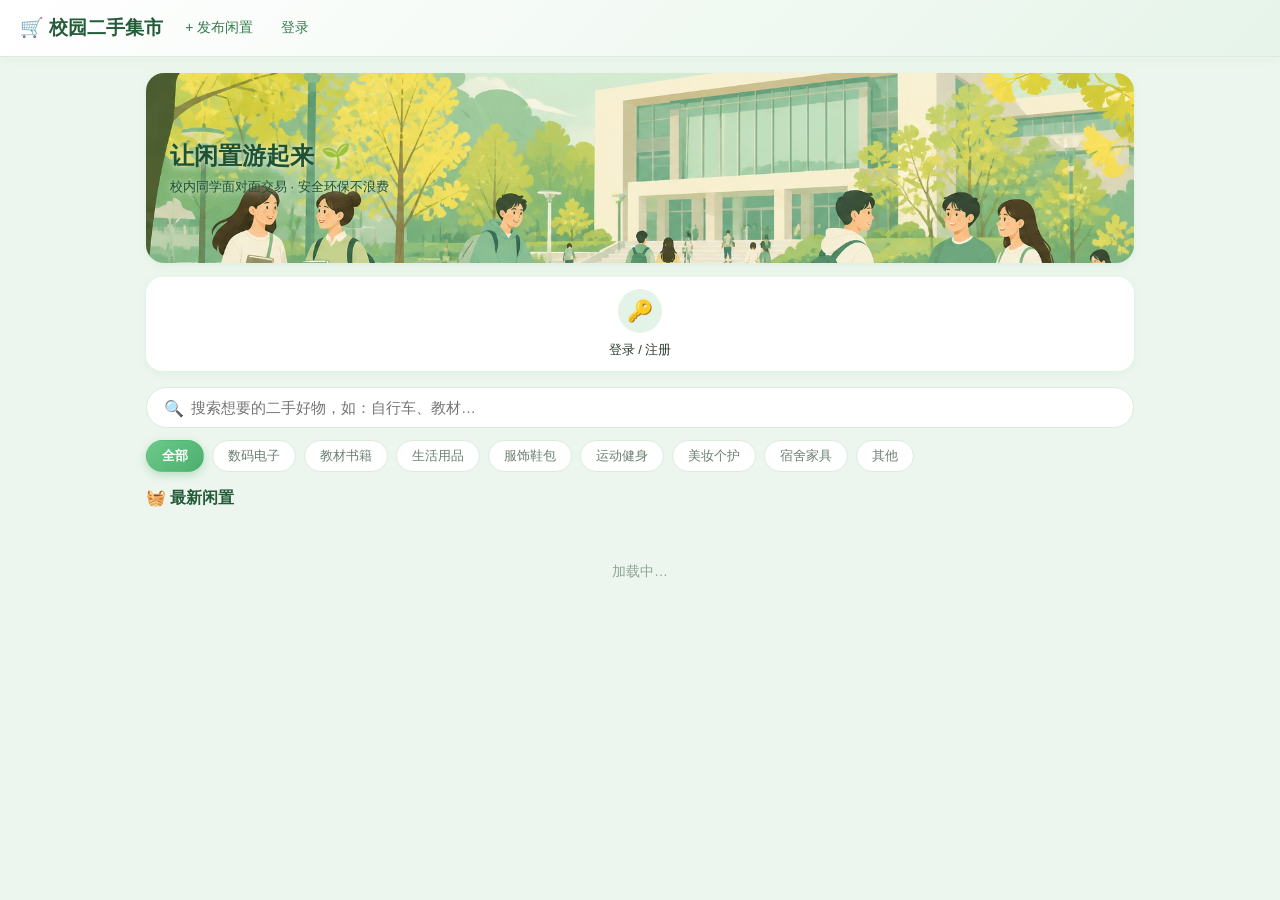
<file: index.html>
<!DOCTYPE html>
<html lang="zh-CN">
<head>
  <meta charset="UTF-8">
  <meta name="viewport" content="width=device-width, initial-scale=1.0">
  <title>校园二手集市</title>
  <link rel="stylesheet" href="common.css">
  <style>
    main { max-width: 1020px; margin: 0 auto; padding: 16px; }
    /* 首页横幅（AI 生成的薄荷绿校园插画） */
    .hero { position: relative; border-radius: 18px; overflow: hidden; margin-bottom: 14px; box-shadow: var(--shadow); }
    .hero img { width: 100%; height: 190px; object-fit: cover; display: block; }
    .hero .hero-text {
      position: absolute; left: 24px; top: 50%; transform: translateY(-50%);
      color: #1e5232; text-shadow: 0 1px 8px rgba(255,255,255,.9);
    }
    .hero .hero-text h2 { font-size: 24px; margin-bottom: 6px; }
    .hero .hero-text p { font-size: 13px; }
    /* 快捷入口：圆形图标导航（参考主流二手 App） */
    .quick-nav { display: flex; gap: 10px; margin-bottom: 16px; }
    .quick-nav a {
      flex: 1; min-width: 86px; background: #fff; border-radius: 16px;
      box-shadow: var(--shadow); padding: 12px 8px; text-align: center;
      color: var(--ink); font-size: 13px;
      display: flex; flex-direction: column; align-items: center; gap: 8px;
      transition: transform .15s, box-shadow .15s;
    }
    .quick-nav a:hover { transform: translateY(-3px); box-shadow: var(--shadow-hover); }
    .q-icon {
      width: 44px; height: 44px; border-radius: 50%;
      background: var(--green-light); font-size: 21px;
      display: flex; align-items: center; justify-content: center;
    }
    /* 搜索框（胶囊形） */
    .search-bar { position: relative; margin-bottom: 12px; }
    .search-bar .search-icon { position: absolute; left: 18px; top: 50%; transform: translateY(-50%); color: #9ab3a0; }
    .search-bar input { border-radius: 999px; padding-left: 44px; }
    /* 分类筛选条 */
    .filter-bar { display: flex; flex-wrap: wrap; gap: 8px; margin-bottom: 16px; }
    .chip {
      padding: 6px 15px; border-radius: 999px; background: #fff;
      border: 1px solid var(--line); color: #6b7f70; font-size: 13px;
      cursor: pointer; user-select: none; transition: all .15s;
    }
    .chip:hover { border-color: var(--green); color: var(--green-deep); }
    .chip.active {
      background: var(--green-grad); border-color: transparent; color: #fff;
      font-weight: bold; box-shadow: 0 3px 10px rgba(76,175,109,.35);
    }
    .section-title { font-size: 16px; color: var(--green-dark); margin: 2px 0 12px; }
    /* 物品网格：双列卡片，照片在上、价格醒目 */
    #item-list { display: grid; grid-template-columns: repeat(auto-fill, minmax(225px, 1fr)); gap: 14px; }
    .item-card {
      background: #fff; border-radius: 16px; overflow: hidden;
      box-shadow: var(--shadow); display: flex; flex-direction: column;
      transition: transform .15s, box-shadow .15s;
    }
    .item-card:hover { transform: translateY(-3px); box-shadow: var(--shadow-hover); }
    .item-photo-box {
      position: relative; height: 150px;
      background: linear-gradient(135deg, #eef7ef, #ddefe1);
      display: flex; align-items: center; justify-content: center;
    }
    .item-photo-box img { width: 100%; height: 100%; object-fit: cover; }
    .photo-placeholder { font-size: 34px; opacity: .4; }
    .is-sold .item-photo-box img { filter: grayscale(.85); opacity: .85; }
    .sold-overlay {
      position: absolute; top: 10px; right: 10px;
      background: rgba(36,92,57,.72); color: #fff;
      font-size: 12px; padding: 3px 10px; border-radius: 999px;
    }
    .item-body { padding: 12px 14px 0; display: flex; flex-direction: column; flex: 1; }
    .title-row h2 { font-size: 15px; line-height: 1.4; }
    .desc {
      color: #6b7f70; font-size: 13px; margin-top: 6px; line-height: 1.5;
      overflow: hidden; display: -webkit-box; -webkit-line-clamp: 2; -webkit-box-orient: vertical;
    }
    .contact { font-size: 13px; margin-top: 8px; color: var(--green-deep); font-weight: 500; }
    .contact a { color: var(--gray); font-size: 12px; }
    .meta { color: #b3beb5; font-size: 12px; margin-top: 6px; }
    .actions { margin-top: 10px; display: flex; gap: 8px; flex-wrap: wrap; }
    .buy-btn {
      display: inline-block; border: none; background: var(--green-grad);
      color: #fff !important; padding: 6px 15px; border-radius: 999px;
      font-size: 13px; text-decoration: none; cursor: pointer;
      box-shadow: 0 2px 8px rgba(76,175,109,.3);
    }
    .buy-btn:hover { filter: brightness(1.06); }
    .chat-btn {
      display: inline-block; border: 1.5px solid var(--green);
      color: var(--green-deep); background: #fff; padding: 5px 14px;
      border-radius: 999px; font-size: 13px; text-decoration: none; cursor: pointer;
    }
    .chat-btn:hover { background: var(--green-light); }
    .item-foot {
      margin-top: auto; padding: 12px 14px 14px;
      display: flex; align-items: center; justify-content: space-between; gap: 8px;
    }
    .price { color: var(--green-dark); font-weight: bold; font-size: 19px; }
    .is-sold .price { color: #aeb9b1; }
    .manage-link { font-size: 12px; color: var(--gray); }
    .empty, .error, .loading { grid-column: 1 / -1; }
  </style>
</head>
<body>
  <header>
    <h1>🛒 校园二手集市</h1>
    <div id="auth-area"></div>
  </header>
  <main>
    <div class="hero">
      <img src="assets/banner.png" alt="校园二手集市">
      <div class="hero-text">
        <h2>让闲置游起来 🌱</h2>
        <p>校内同学面对面交易 · 安全环保不浪费</p>
      </div>
    </div>
    <div class="quick-nav" id="quick-nav"></div>
    <div class="search-bar">
      <span class="search-icon">🔍</span>
      <input type="text" id="search-input" placeholder="搜索想要的二手好物，如：自行车、教材…">
    </div>
    <div class="filter-bar" id="filter-bar"></div>
    <h2 class="section-title">🧺 最新闲置</h2>
    <div id="item-list">
      <p class="loading">加载中…</p>
    </div>
  </main>

  <!-- Supabase 本地库文件（已从 npm 包提取，不依赖 CDN，国内网络稳定） -->
  <script src="lib/supabase.js"></script>
  <script src="config.js"></script>
  <script src="auth.js"></script>
  <script src="app.js"></script>
</body>
</html>
</file>
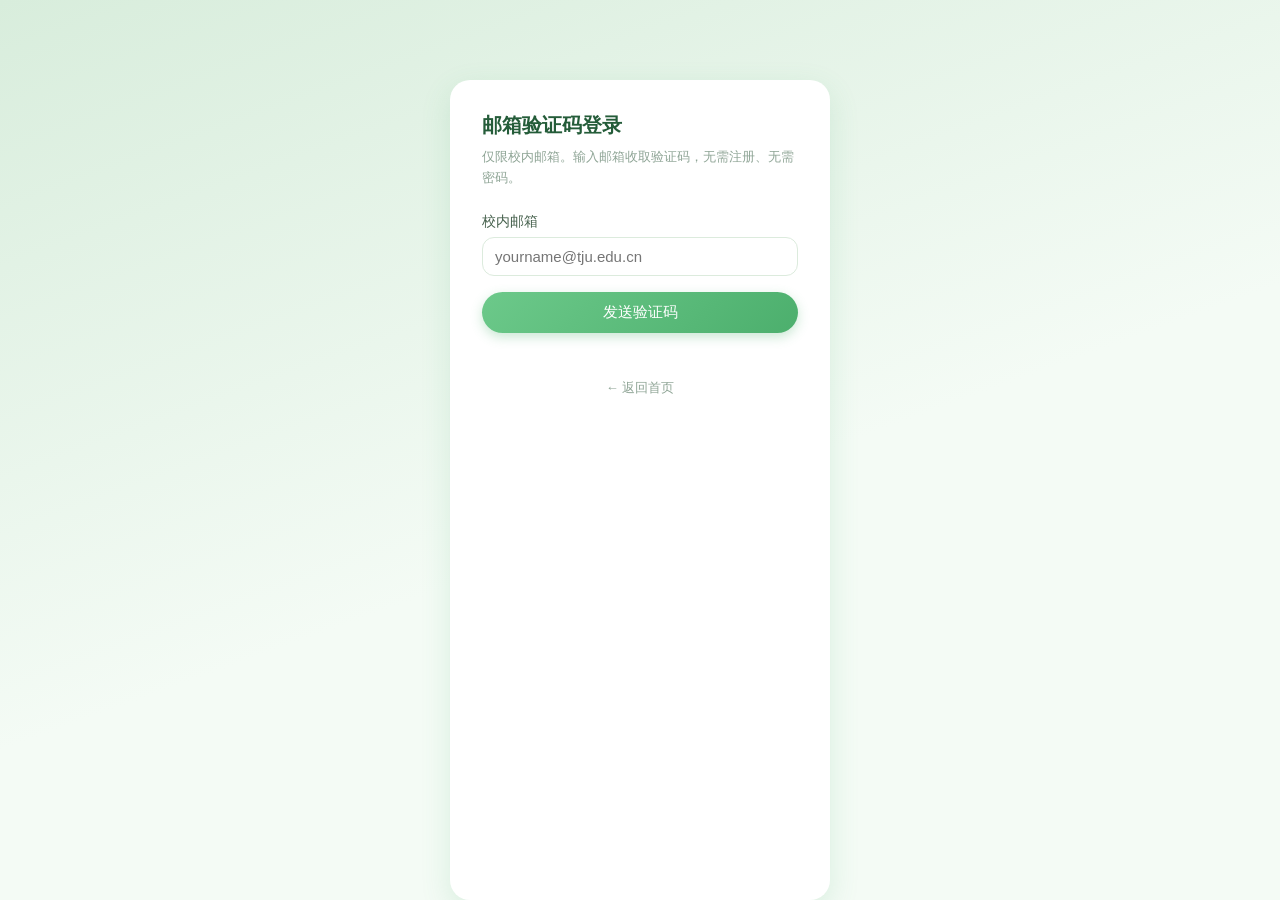
<file: chat.html>
<!DOCTYPE html>
<html lang="zh-CN">
<head>
  <meta charset="UTF-8">
  <meta name="viewport" content="width=device-width, initial-scale=1.0">
  <title>私聊 - 校园二手集市</title>
  <link rel="stylesheet" href="common.css">
  <style>
    * { margin: 0; padding: 0; box-sizing: border-box; }
    body {
      font-family: -apple-system, "PingFang SC", "Microsoft YaHei", sans-serif;
      background: #f5f6f8;
      color: #333;
    }
    header {
      background: #fff;
      padding: 14px 20px;
      box-shadow: 0 1px 4px rgba(0,0,0,.08);
      display: flex;
      align-items: center;
      gap: 12px;
      position: sticky;
      top: 0;
    }
    header h1 { font-size: 17px; flex: 1; }
    header a { color: #07c160; text-decoration: none; font-size: 14px; }
    main { max-width: 720px; margin: 16px auto; padding: 0 16px; }

    /* 顶部：聊的是哪件物品 */
    .item-bar {
      background: #fff;
      border-radius: 10px;
      padding: 12px 14px;
      display: flex;
      align-items: center;
      gap: 12px;
      box-shadow: 0 1px 3px rgba(0,0,0,.06);
      margin-bottom: 12px;
    }
    .item-bar img {
      width: 48px; height: 48px;
      object-fit: cover;
      border-radius: 6px;
      background: #f5f6f8;
      flex-shrink: 0;
    }
    .item-bar .t { font-size: 15px; font-weight: bold; }
    .item-bar .p { color: #e6432d; font-weight: bold; font-size: 14px; margin-top: 2px; }
    .sold-tag {
      display: inline-block;
      background: #eee; color: #999;
      font-size: 11px; padding: 1px 6px;
      border-radius: 4px; margin-left: 6px;
      font-weight: normal;
    }

    /* 消息区 */
    .chat-box {
      background: #fff;
      border-radius: 10px;
      box-shadow: 0 1px 3px rgba(0,0,0,.06);
      display: flex;
      flex-direction: column;
      height: calc(100vh - 220px);
      min-height: 320px;
    }
    #messages {
      flex: 1;
      overflow-y: auto;
      padding: 16px 14px;
    }
    .msg-row { display: flex; margin-bottom: 12px; }
    .msg-row.me { justify-content: flex-end; }
    /* 宽度上限要套在"包裹层"上（它的父元素是整行，宽度确定）；
       之前写在气泡上时父层宽度由内容撑出，百分比陷入循环依赖，气泡被压成一个字宽 */
    .msg-row > div { max-width: 72%; }
    .bubble {
      padding: 9px 13px;
      border-radius: 12px;
      font-size: 15px;
      line-height: 1.5;
      word-break: break-word;
      white-space: pre-wrap;
      background: #f0f0f0;
    }
    .msg-row.me .bubble { background: #07c160; color: #fff; }
    .msg-time { font-size: 11px; color: #bbb; margin-top: 3px; }
    .msg-row.me .msg-time { text-align: right; }
    .empty-tip { text-align: center; color: #999; font-size: 13px; padding: 40px 0; }

    /* 底部输入区 */
    .input-row {
      display: flex;
      gap: 10px;
      padding: 12px 14px;
      border-top: 1px solid #f0f0f0;
    }
    .input-row input {
      flex: 1;
      padding: 10px 14px;
      border: 1px solid #ddd;
      border-radius: 20px;
      font-size: 15px;
    }
    .input-row input:focus { outline: none; border-color: #07c160; }
    .input-row button {
      background: #07c160;
      color: #fff;
      border: none;
      border-radius: 20px;
      padding: 0 20px;
      font-size: 15px;
      cursor: pointer;
    }
    .input-row button:disabled { background: #9adcb7; }
    .error { text-align: center; color: #e6432d; padding: 40px 0; }
    /* ———— 浅绿主题升级 ———— */
    body { background: var(--green-bg); }
    header h1 { color: var(--green-dark); }
    header a { color: var(--green-deep) !important; }
    .item-bar { border-radius: 14px; box-shadow: var(--shadow); }
    .item-bar img { border-radius: 10px; }
    .chat-box { border-radius: 16px; box-shadow: var(--shadow); overflow: hidden; }
    .bubble { background: #fff; color: var(--ink); border-radius: 16px; box-shadow: 0 1px 4px rgba(76,175,109,.12); }
    .msg-row.me .bubble { background: var(--green-grad); color: #fff; box-shadow: 0 2px 8px rgba(76,175,109,.3); }
    .msg-time { color: #b3beb5; }
    .input-row input { border-radius: 999px; }
    .input-row button { border: none; background: var(--green-grad); color: #fff; border-radius: 999px; box-shadow: 0 2px 8px rgba(76,175,109,.25); }
  </style>
</head>
<body>
  <header>
    <a href="inbox.html">← 消息列表</a>
    <h1 id="chat-title">私聊</h1>
    <a href="index.html">首页</a>
  </header>
  <main>
    <div class="item-bar" id="item-bar"></div>
    <div class="chat-box">
      <div id="messages"><p class="empty-tip">加载中…</p></div>
      <div class="input-row">
        <input type="text" id="msg-input" placeholder="说点什么…（500 字以内，回车发送）" maxlength="500">
        <button id="btn-send" onclick="sendMessage()">发送</button>
      </div>
    </div>
  </main>

  <script src="lib/supabase.js"></script>
  <script src="config.js"></script>
  <script src="auth.js"></script>
  <script src="chat.js"></script>
</body>
</html>
</file>
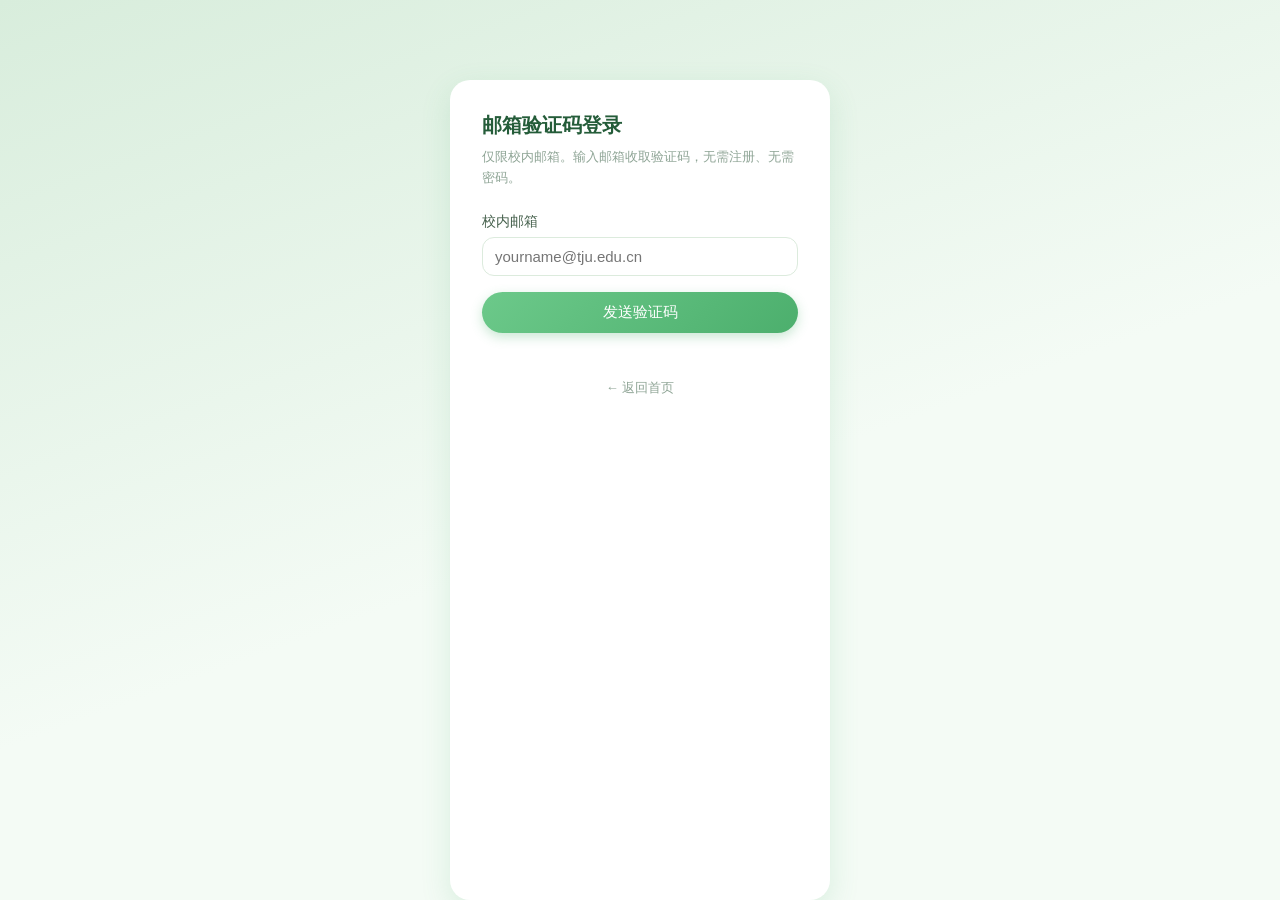
<file: import.html>
<!DOCTYPE html>
<html lang="zh-CN">
<head>
  <meta charset="UTF-8">
  <meta name="viewport" content="width=device-width, initial-scale=1.0">
  <title>AI 回填 - 校园二手集市</title>
  <link rel="stylesheet" href="common.css">
  <style>
    main { max-width: 560px; margin: 24px auto; padding: 0 16px 40px; }
    .card { background: #fff; border-radius: var(--radius); padding: 24px; box-shadow: var(--shadow); }
    .page-title { font-size: 20px; color: var(--green-dark); margin-bottom: 4px; }
    .page-desc { font-size: 13px; color: var(--gray); margin-bottom: 16px; }
    textarea { resize: vertical; min-height: 140px; font-family: ui-monospace, "SF Mono", Menlo, monospace; font-size: 13px; }
    button {
      width: 100%; padding: 12px; margin-top: 16px; border: none;
      background: var(--green-grad); color: #fff; border-radius: 999px;
      font-size: 16px; cursor: pointer; box-shadow: 0 4px 12px rgba(76,175,109,.3);
    }
    button:hover { filter: brightness(1.06); }
    button:disabled { opacity: .6; cursor: not-allowed; }
    #preview { margin-top: 20px; border-top: 1px dashed var(--line); padding-top: 16px; }
    #preview.hidden, .hidden { display: none; }
    #photo-preview { width: 100%; max-height: 240px; object-fit: contain; border-radius: 12px; margin-top: 8px; background: var(--green-light); }
    .pv-row { display: flex; gap: 8px; margin-bottom: 8px; font-size: 14px; }
    .pv-label { flex: none; width: 60px; color: var(--gray); }
    .pv-value { word-break: break-all; }
    .pv-reasons { margin: 4px 0 8px; padding-left: 18px; font-size: 13px; color: var(--red); }
    .pv-reasons:empty { display: none; }
    .msg { color: var(--red); }
  </style>
</head>
<body>
  <header>
    <h1>🛒 校园二手集市</h1>
    <a href="index.html">← 返回首页</a>
  </header>
  <main>
    <div class="card">
      <h2 class="page-title">AI 回填</h2>
      <p class="page-desc">把发布助手整理好的商品条目一键上架，省去手动填表</p>

      <textarea id="json-input" placeholder="把发布助手输出的 JSON 粘到这里"></textarea>
      <button id="btn-parse" onclick="parsePreview()">解析预览</button>

      <div id="preview" class="hidden">
        <div class="pv-row"><span class="pv-label">标题</span><span class="pv-value" id="pv-title"></span></div>
        <div class="pv-row"><span class="pv-label">分类</span><span class="pv-value" id="pv-category"></span></div>
        <div class="pv-row"><span class="pv-label">价格</span><span class="pv-value" id="pv-price"></span></div>
        <div class="pv-row"><span class="pv-label">描述</span><span class="pv-value" id="pv-description"></span></div>
        <div class="pv-row"><span class="pv-label">联系方式</span><span class="pv-value" id="pv-contact"></span></div>
        <div class="pv-row">
          <span class="pv-label">照片</span>
          <input type="file" id="photo" accept="image/*" onchange="onPhotoChosen(event)">
        </div>
        <img id="photo-preview" class="hidden" alt="照片预览">
        <ul class="pv-reasons" id="pv-reasons"></ul>
        <button id="btn-confirm" onclick="confirmImport()" disabled>确认上架</button>
      </div>

      <p class="msg" id="msg"></p>
    </div>
  </main>

  <script src="lib/supabase.js"></script>
  <script src="config.js"></script>
  <script src="auth.js"></script>
  <script src="import.js"></script>
</body>
</html>
</file>
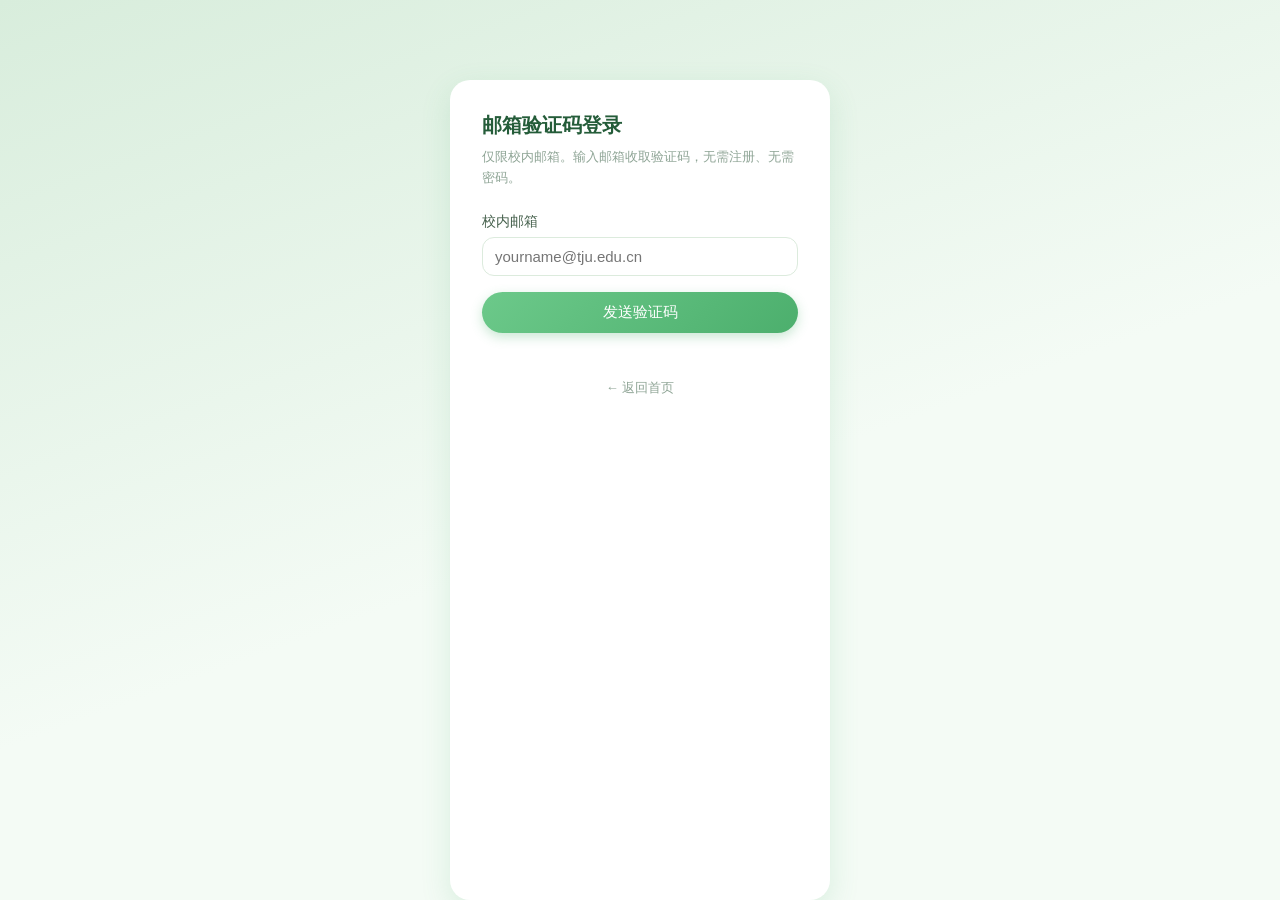
<file: inbox.html>
<!DOCTYPE html>
<html lang="zh-CN">
<head>
  <meta charset="UTF-8">
  <meta name="viewport" content="width=device-width, initial-scale=1.0">
  <title>我的消息 - 校园二手集市</title>
  <link rel="stylesheet" href="common.css">
  <style>
    * { margin: 0; padding: 0; box-sizing: border-box; }
    body {
      font-family: -apple-system, "PingFang SC", "Microsoft YaHei", sans-serif;
      background: #f5f6f8;
      color: #333;
    }
    header {
      background: #fff;
      padding: 14px 20px;
      box-shadow: 0 1px 4px rgba(0,0,0,.08);
      display: flex;
      align-items: center;
      gap: 12px;
      position: sticky;
      top: 0;
    }
    header h1 { font-size: 17px; flex: 1; }
    header a { color: #07c160; text-decoration: none; font-size: 14px; }
    main { max-width: 720px; margin: 16px auto; padding: 0 16px; }

    .conv-card {
      background: #fff;
      border-radius: 10px;
      padding: 14px;
      margin-bottom: 10px;
      box-shadow: 0 1px 3px rgba(0,0,0,.06);
      display: flex;
      align-items: center;
      gap: 12px;
      text-decoration: none;
      color: inherit;
    }
    .conv-card:hover { background: #fafafa; }
    .conv-card img, .conv-card .no-img {
      width: 52px; height: 52px;
      border-radius: 6px;
      object-fit: cover;
      background: #f5f6f8;
      flex-shrink: 0;
    }
    .no-img { display: flex; align-items: center; justify-content: center; color: #ccc; font-size: 20px; }
    .conv-body { flex: 1; min-width: 0; }
    .conv-top { display: flex; justify-content: space-between; align-items: baseline; gap: 10px; }
    .conv-title { font-size: 15px; font-weight: bold; }
    .conv-time { color: #bbb; font-size: 12px; white-space: nowrap; }
    .conv-preview {
      color: #888; font-size: 13px; margin-top: 4px;
      overflow: hidden; text-overflow: ellipsis; white-space: nowrap;
    }
    .role-tag {
      display: inline-block;
      font-size: 11px; padding: 1px 6px;
      border-radius: 4px; margin-left: 6px;
      font-weight: normal;
    }
    .role-buy { background: #e8f7ef; color: #07c160; }
    .role-sell { background: #fdf0e8; color: #e67e22; }
    .sold-tag {
      display: inline-block;
      background: #eee; color: #999;
      font-size: 11px; padding: 1px 6px;
      border-radius: 4px; margin-left: 6px;
      font-weight: normal;
    }
    .empty { text-align: center; color: #999; padding: 60px 0; font-size: 14px; line-height: 2; }
    .empty a { color: #07c160; }
    /* ———— 浅绿主题升级 ———— */
    body { background: var(--green-bg); }
    header h1 { color: var(--green-dark); }
    header a { color: var(--green-deep) !important; }
    .conv-card { border-radius: 14px; box-shadow: var(--shadow); transition: transform .15s, box-shadow .15s; }
    .conv-card:hover { transform: translateY(-2px); box-shadow: var(--shadow-hover); background: #fff !important; }
    .role-tag.role-buy { background: var(--green-light); color: var(--green-deep); }
    .role-tag.role-sell { background: #fff6e5; color: var(--orange); }
    .conv-time { color: #b3beb5; }
    .empty a { color: var(--green-deep); }
  </style>
</head>
<body>
  <header>
    <a href="index.html">← 首页</a>
    <h1>💬 我的消息</h1>
  </header>
  <main>
    <div id="conv-list"><p class="empty">加载中…</p></div>
  </main>

  <script src="lib/supabase.js"></script>
  <script src="config.js"></script>
  <script src="auth.js"></script>
  <script src="inbox.js"></script>
</body>
</html>
</file>
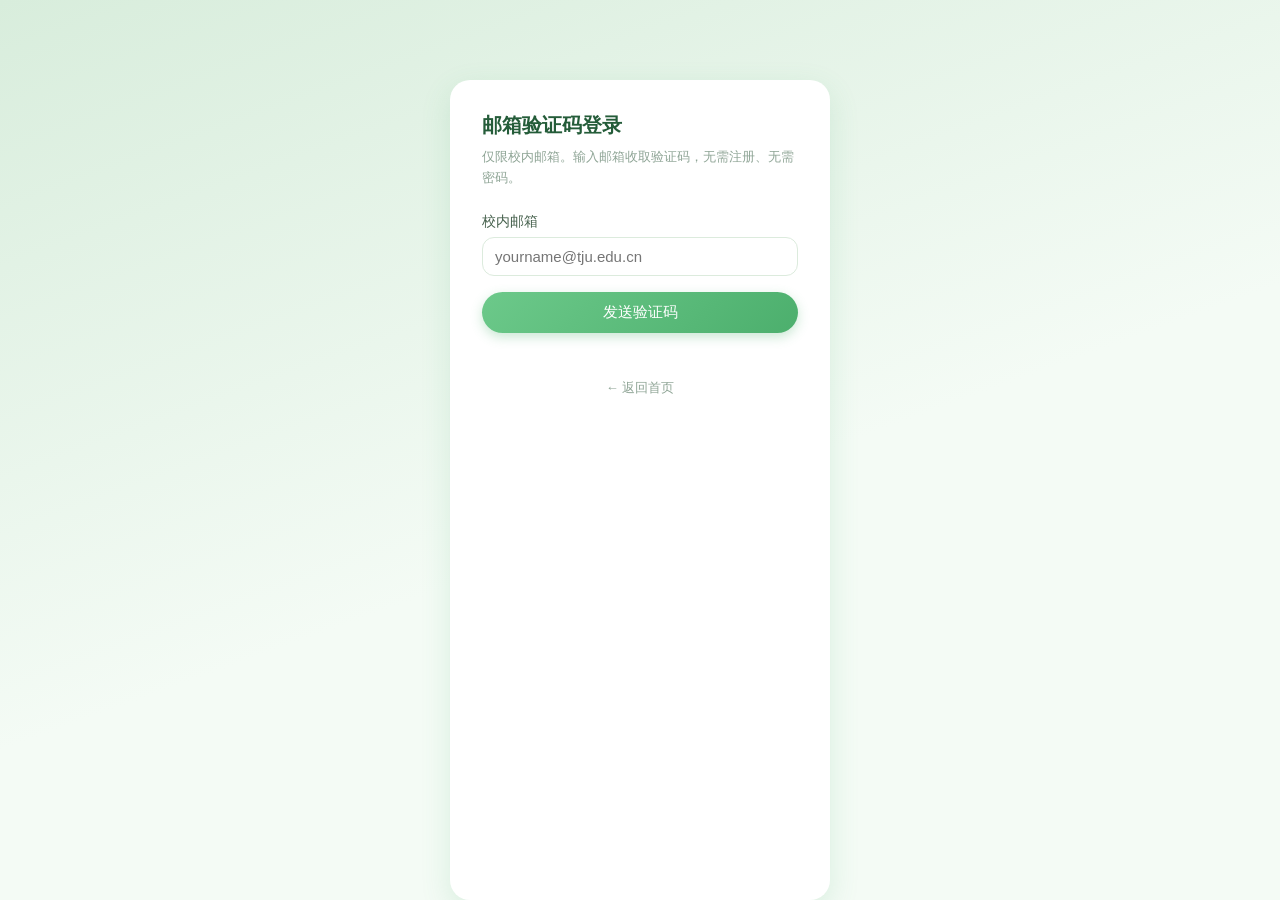
<file: login.html>
<!DOCTYPE html>
<html lang="zh-CN">
<head>
  <meta charset="UTF-8">
  <meta name="viewport" content="width=device-width, initial-scale=1.0">
  <title>登录 - 校园二手集市</title>
  <link rel="stylesheet" href="common.css">
  <style>
    * { margin: 0; padding: 0; box-sizing: border-box; }
    body {
      font-family: -apple-system, "PingFang SC", "Microsoft YaHei", sans-serif;
      background: #f5f6f8;
      color: #333;
      display: flex;
      justify-content: center;
      padding-top: 80px;
    }
    .card {
      background: #fff;
      border-radius: 12px;
      padding: 32px;
      width: 100%;
      max-width: 380px;
      box-shadow: 0 2px 12px rgba(0,0,0,.08);
    }
    h1 { font-size: 20px; margin-bottom: 8px; }
    .tip { color: #999; font-size: 13px; margin-bottom: 24px; line-height: 1.6; }
    label { display: block; font-size: 14px; margin-bottom: 6px; color: #555; }
    input {
      width: 100%;
      padding: 10px 12px;
      border: 1px solid #ddd;
      border-radius: 8px;
      font-size: 15px;
      margin-bottom: 16px;
    }
    input:focus { outline: none; border-color: #07c160; }
    button {
      width: 100%;
      padding: 11px;
      background: #07c160;
      color: #fff;
      border: none;
      border-radius: 8px;
      font-size: 15px;
      cursor: pointer;
    }
    button:disabled { background: #9cd9b5; cursor: not-allowed; }
    .msg { font-size: 13px; margin-top: 12px; min-height: 18px; }
    .msg.error { color: #e6432d; }
    .msg.ok { color: #07c160; }
    .back { display: block; text-align: center; margin-top: 16px; font-size: 13px; color: #999; text-decoration: none; }
    .hidden { display: none; }
    /* ———— 浅绿主题升级 ———— */
    body { background: linear-gradient(160deg, #d8eddc, #f4fbf5 55%); min-height: 100vh; }
    .card { border-radius: 20px; box-shadow: 0 10px 30px rgba(76,175,109,.16); }
    h1 { color: var(--green-dark); }
    .tip { color: var(--gray); }
    label { color: #45604c; }
    input { border: 1.5px solid var(--line); border-radius: 12px; }
    input:focus { outline: none; border-color: var(--green); box-shadow: 0 0 0 3px rgba(76,175,109,.12); }
    button, #btn-send, #btn-verify {
      border-radius: 999px; background: var(--green-grad);
      box-shadow: 0 4px 12px rgba(76,175,109,.3);
    }
    button:hover, #btn-send:hover, #btn-verify:hover { filter: brightness(1.06); }
    .msg.error { color: var(--red); }
    .msg.ok { color: var(--green-deep); }
    .back { color: var(--gray); }
  </style>
</head>
<body>
  <div class="card">
    <h1>邮箱验证码登录</h1>
    <p class="tip">仅限校内邮箱。输入邮箱收取验证码，无需注册、无需密码。</p>

    <!-- 第一步：输入邮箱 -->
    <div id="step-email">
      <label for="email">校内邮箱</label>
      <input type="email" id="email" placeholder="yourname@tju.edu.cn" autocomplete="email">
      <button id="btn-send" onclick="sendCode()">发送验证码</button>
    </div>

    <!-- 第二步：输入验证码（发送成功后显示） -->
    <div id="step-code" class="hidden">
      <label for="code">验证码</label>
      <input type="text" id="code" placeholder="邮件里的数字验证码" maxlength="10" inputmode="numeric">
      <button id="btn-verify" onclick="verifyCode()">登录</button>
    </div>

    <p class="msg" id="msg"></p>
    <a class="back" href="index.html">← 返回首页</a>
  </div>

  <script src="lib/supabase.js"></script>
  <script src="config.js"></script>
  <script src="auth.js"></script>
  <script src="login.js"></script>
</body>
</html>
</file>
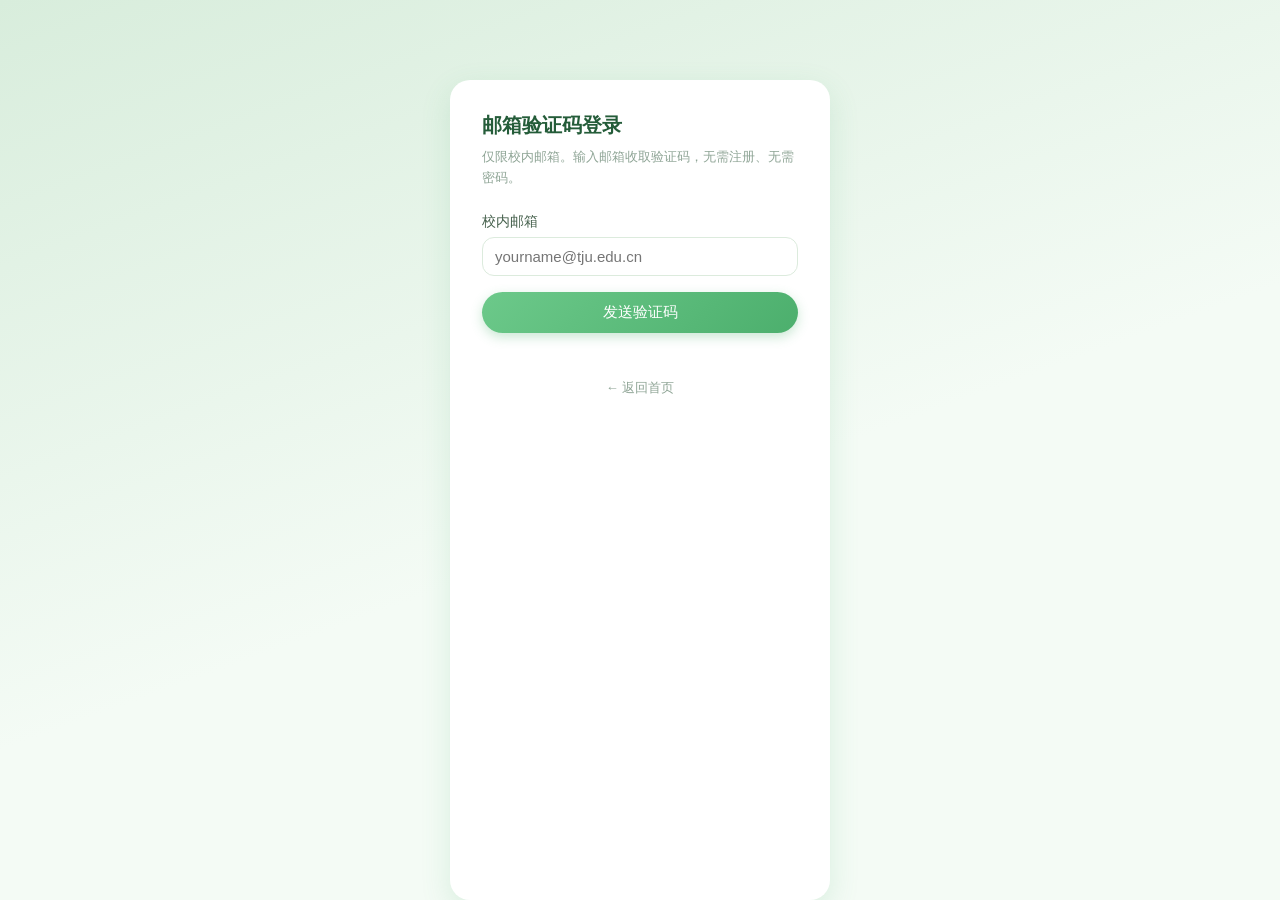
<file: my.html>
<!DOCTYPE html>
<html lang="zh-CN">
<head>
  <meta charset="UTF-8">
  <meta name="viewport" content="width=device-width, initial-scale=1.0">
  <title>我的发布 - 校园二手集市</title>
  <link rel="stylesheet" href="common.css">
  <style>
    main { max-width: 720px; margin: 0 auto; padding: 16px; }
    .my-item {
      background: #fff; border-radius: var(--radius); padding: 14px; margin-bottom: 12px;
      display: flex; gap: 12px; align-items: center; box-shadow: var(--shadow);
      transition: transform .15s, box-shadow .15s;
    }
    .my-item:hover { transform: translateY(-2px); box-shadow: var(--shadow-hover); }
    .thumb {
      width: 68px; height: 68px; border-radius: 12px; object-fit: cover;
      background: var(--green-light); flex-shrink: 0;
    }
    .info { flex: 1; min-width: 0; }
    .info .row1 { display: flex; align-items: center; gap: 6px; flex-wrap: wrap; }
    .info h2 { font-size: 16px; }
    .badge.active { background: var(--green-light); color: var(--green-deep); }
    .badge.sold { background: #f0f0f0; color: #999; }
    .info .meta { color: var(--gray); font-size: 13px; margin-top: 4px; }
    .actions { display: flex; flex-direction: column; gap: 6px; flex-shrink: 0; }
    .actions button {
      border-radius: 999px; padding: 6px 14px; font-size: 13px;
      cursor: pointer; white-space: nowrap; background: #fff;
    }
    .btn-sold { color: var(--orange); border: 1.5px solid #ffd591; }
    .btn-restore { color: var(--green-deep); border: 1.5px solid #95d8ae; }
    .btn-delete { color: var(--red); border: 1.5px solid #f5c1c0; }
  </style>
</head>
<body>
  <header>
    <a href="index.html"><h1>← 我的发布</h1></a>
    <div id="auth-area"></div>
  </header>
  <main>
    <div id="my-list"><p class="empty">加载中…</p></div>
  </main>

  <!-- Supabase 本地库文件（已从 npm 包提取，不依赖 CDN，国内网络稳定） -->
  <script src="lib/supabase.js"></script>
  <script src="config.js"></script>
  <script src="auth.js"></script>
  <script src="my.js"></script>
</body>
</html>
</file>
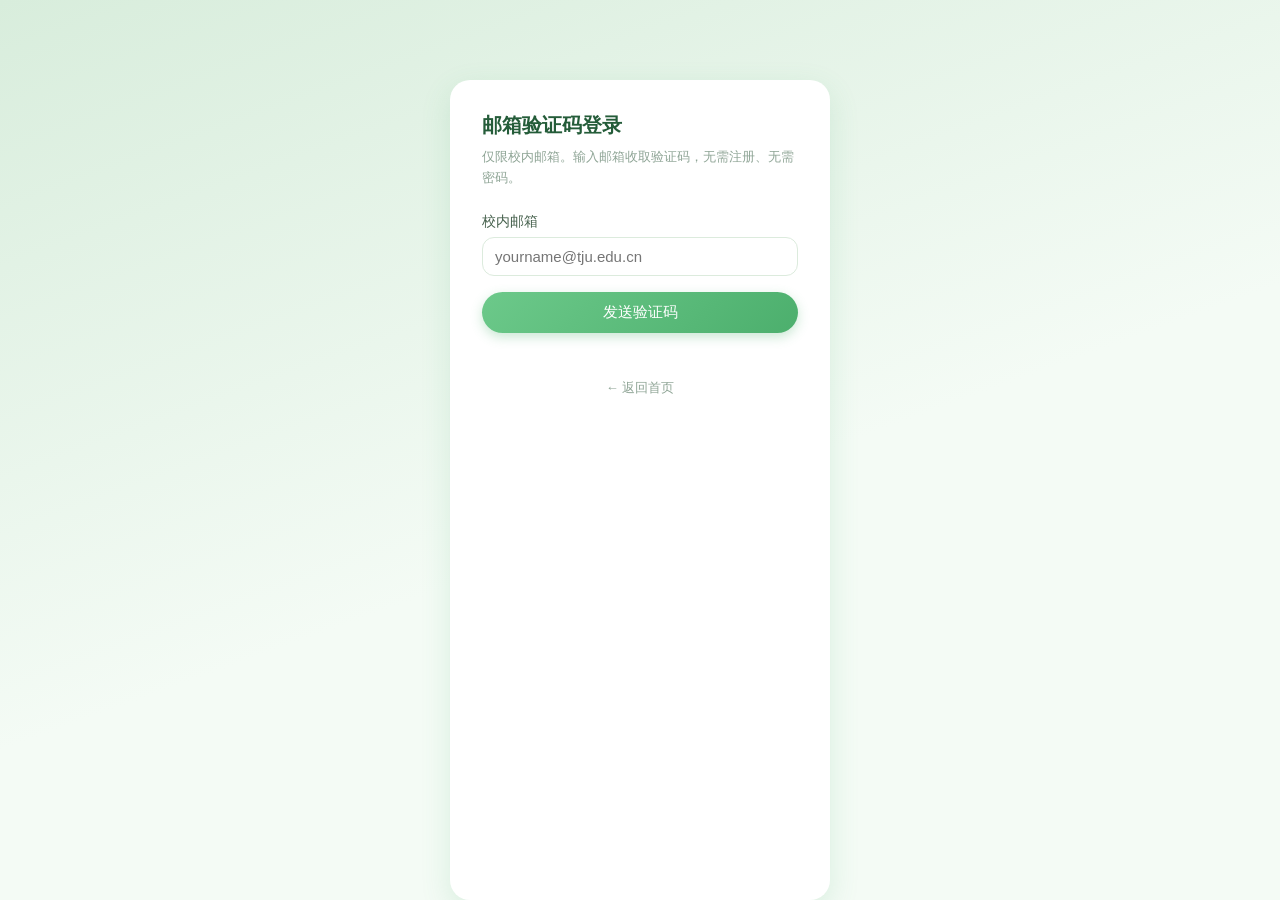
<file: orders.html>
<!DOCTYPE html>
<html lang="zh-CN">
<head>
  <meta charset="UTF-8">
  <meta name="viewport" content="width=device-width, initial-scale=1.0">
  <title>我的订单 - 校园二手集市</title>
  <link rel="stylesheet" href="common.css">
  <style>
    * { margin: 0; padding: 0; box-sizing: border-box; }
    body {
      font-family: -apple-system, "PingFang SC", "Microsoft YaHei", sans-serif;
      background: #f5f6f8;
      color: #333;
    }
    header {
      background: #fff;
      padding: 16px 20px;
      box-shadow: 0 1px 4px rgba(0,0,0,.08);
      position: sticky;
      top: 0;
      display: flex;
      align-items: center;
      gap: 12px;
    }
    header h1 { font-size: 18px; flex: 1; text-align: center; }
    .back { color: #666; text-decoration: none; font-size: 14px; }
    .spacer { width: 44px; } /* 占位，让标题真正居中 */
    main { max-width: 720px; margin: 0 auto; padding: 8px 16px 40px; }
    .section-title { font-size: 15px; color: #666; margin: 18px 0 10px; }
    .order-card {
      background: #fff;
      border-radius: 10px;
      padding: 14px 16px;
      margin-bottom: 10px;
      box-shadow: 0 1px 3px rgba(0,0,0,.06);
    }
    .order-head {
      display: flex;
      justify-content: space-between;
      align-items: baseline;
      gap: 12px;
    }
    .order-title { font-size: 16px; font-weight: bold; }
    .price { color: #e6432d; font-weight: bold; font-size: 17px; white-space: nowrap; }
    .order-line { margin-top: 8px; display: flex; align-items: center; gap: 10px; }
    .status { font-size: 12px; padding: 2px 8px; border-radius: 4px; }
    .st-paid { background: #fff3e0; color: #e67e22; }       /* 已付款(模拟)：橙色=待处理 */
    .st-completed { background: #e8f8ef; color: #07c160; }  /* 已完成：绿色 */
    .st-cancelled { background: #eee; color: #999; }        /* 已取消：灰色 */
    .time { color: #999; font-size: 12px; }
    .order-actions { margin-top: 12px; display: flex; gap: 8px; flex-wrap: wrap; }
    .btn-primary {
      border: none; background: #07c160; color: #fff;
      padding: 5px 14px; border-radius: 16px; font-size: 13px; cursor: pointer;
    }
    .btn-danger {
      border: 1px solid #e6432d; color: #e6432d; background: #fff;
      padding: 5px 14px; border-radius: 16px; font-size: 13px; cursor: pointer;
    }
    .btn-outline {
      border: 1px solid #07c160; color: #07c160; background: #fff;
      padding: 5px 14px; border-radius: 16px; font-size: 13px; cursor: pointer;
    }
    .btn-primary:hover { background: #06ad56; }
    .empty, .loading, .error {
      text-align: center; color: #999; padding: 28px 0; font-size: 14px;
    }
    .error { color: #e6432d; }
    .tip { color: #999; font-size: 12px; text-align: center; margin-top: 24px; line-height: 1.8; }
    /* ———— 浅绿主题升级 ———— */
    body { background: var(--green-bg); color: var(--ink); }
    header { background: linear-gradient(135deg, #ffffff, #e6f4e9); border-bottom: 1px solid var(--line); }
    header h1 { color: var(--green-dark); }
    .section-title { color: var(--green-deep); }
    .order-card { border-radius: 14px; box-shadow: var(--shadow); }
    .price { color: var(--green-dark); }
    .status.st-paid { background: #fff6e5; color: var(--orange); }
    .status.st-completed { background: var(--green-light); color: var(--green-deep); }
    .status.st-cancelled { background: #f0f0f0; color: #999; }
    .tip { color: var(--gray); }
  </style>
</head>
<body>
  <header>
    <a href="index.html" class="back">← 首页</a>
    <h1>📦 我的订单</h1>
    <span class="spacer"></span>
  </header>
  <main>
    <h2 class="section-title">我买的</h2>
    <div id="buying-list"><p class="loading">加载中…</p></div>
    <h2 class="section-title">我卖的</h2>
    <div id="selling-list"><p class="loading">加载中…</p></div>
    <p class="tip">课程项目模拟下单，不发生真实付款。<br>下单后请与对方私聊，约定时间地点当面交易。</p>
  </main>

  <script src="lib/supabase.js"></script>
  <script src="config.js"></script>
  <script src="auth.js"></script>
  <script src="orders.js"></script>
</body>
</html>
</file>
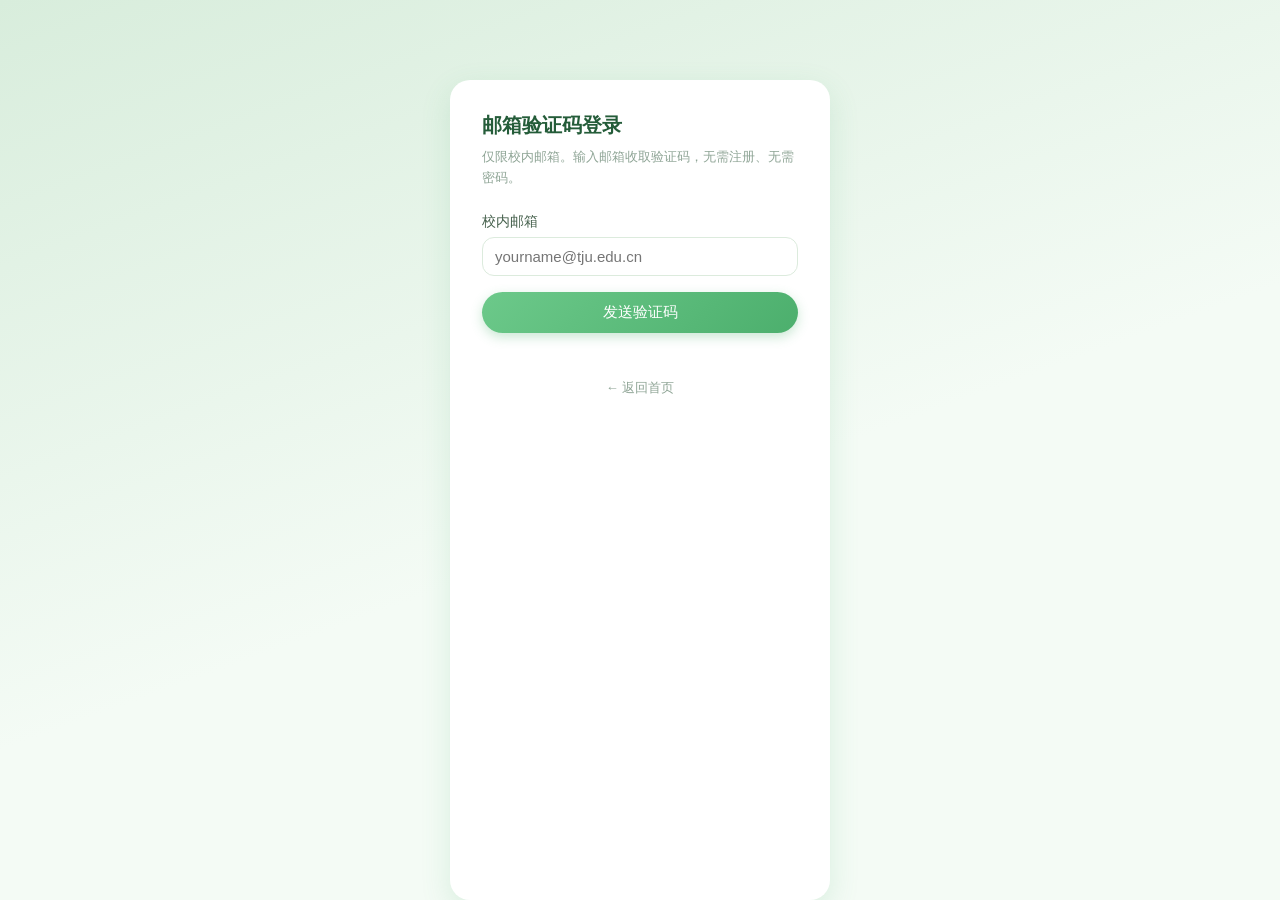
<file: publish.html>
<!DOCTYPE html>
<html lang="zh-CN">
<head>
  <meta charset="UTF-8">
  <meta name="viewport" content="width=device-width, initial-scale=1.0">
  <title>发布闲置 - 校园二手集市</title>
  <link rel="stylesheet" href="common.css">
  <style>
    main { max-width: 560px; margin: 24px auto; padding: 0 16px 40px; }
    .card { background: #fff; border-radius: var(--radius); padding: 24px; box-shadow: var(--shadow); }
    label { margin: 16px 0 6px; }
    label:first-child { margin-top: 0; }
    .required::after { content: " *"; color: var(--red); }
    textarea { resize: vertical; min-height: 96px; }
    .photo-preview { width: 100%; max-height: 240px; object-fit: contain; border-radius: 12px; margin-top: 8px; background: var(--green-light); }
    .hidden { display: none; }
    button {
      width: 100%; padding: 12px; margin-top: 24px; border: none;
      background: var(--green-grad); color: #fff; border-radius: 999px;
      font-size: 16px; cursor: pointer; box-shadow: 0 4px 12px rgba(76,175,109,.3);
    }
    button:hover { filter: brightness(1.06); }
    button:disabled { opacity: .6; cursor: not-allowed; }
    .msg { color: var(--red); }
  </style>
</head>
<body>
  <header>
    <h1>🛒 校园二手集市</h1>
    <a href="index.html">← 返回首页</a>
  </header>
  <main>
    <div class="card" style="margin-bottom:16px">
      <h2>AI 一句话发布</h2>
      <p class="hint">把发布助手的 JSON 粘进来，一键上架</p>
      <button onclick="location.href='import.html'">打开 AI 回填</button>
    </div>
    <div class="card">
      <label class="required" for="title">标题</label>
      <input type="text" id="title" maxlength="50" placeholder="一句话说清是什么，如：九成新高数教材">

      <label class="required" for="category">分类</label>
      <select id="category">
        <option value="" disabled selected>请选择分类</option>
        <option>数码电子</option>
        <option>教材书籍</option>
        <option>生活用品</option>
        <option>服饰鞋包</option>
        <option>运动健身</option>
        <option>美妆个护</option>
        <option>宿舍家具</option>
        <option>其他</option>
      </select>
      <p class="hint">选对分类，同学更容易找到你的闲置</p>

      <label class="required" for="description">描述</label>
      <textarea id="description" maxlength="500" placeholder="成色、购买时间、出手原因、取货地点等"></textarea>

      <label for="photo">照片（选填）</label>
      <input type="file" id="photo" accept="image/*">
      <p class="hint">有照片的物品更容易卖出去。手机拍照即可，上传前会自动压缩</p>
      <img id="photo-preview" class="photo-preview hidden" alt="照片预览">

      <label class="required" for="price">价格（元）</label>
      <input type="number" id="price" min="0" step="0.01" placeholder="平台规则：必须标真实价格">
      <p class="hint">标价即成交价，谢绝"私聊询价"——这是本平台与二手群的区别</p>

      <label class="required" for="contact">联系方式</label>
      <input type="text" id="contact" maxlength="50" placeholder="微信号 / QQ号">
      <p class="hint">仅登录的校内同学可见</p>

      <button id="btn-submit" onclick="submitItem()">发布</button>
      <p class="msg" id="msg"></p>
    </div>
  </main>

  <script src="lib/supabase.js"></script>
  <script src="config.js"></script>
  <script src="auth.js"></script>
  <script src="publish.js"></script>
</body>
</html>
</file>
<file: common.css>
/* ============================================
   校园二手集市 · 全局设计系统（浅绿薄荷主题）
   所有页面共用：色板 / 顶栏 / 按钮 / 徽章 / 表单
   页面自己的样式写在各自 <style> 里，会覆盖这里的默认值
   ============================================ */

:root {
  --green: #4caf6d;          /* 主色：清新的草绿 */
  --green-deep: #357a4d;     /* 深绿：文字强调 */
  --green-dark: #245c39;     /* 更深：价格、标题 */
  --green-light: #e3f3e7;    /* 浅绿底：标签、hover */
  --green-bg: #edf6ee;       /* 页面背景：薄荷绿 */
  --green-grad: linear-gradient(135deg, #6cc98a, #4caf6d);
  --ink: #2e3b31;            /* 正文 */
  --gray: #8fa596;           /* 次要文字 */
  --line: #dcebdd;           /* 边框 */
  --red: #e05d5b;            /* 危险/错误 */
  --orange: #d48806;         /* 待处理状态 */
  --radius: 16px;
  --shadow: 0 2px 10px rgba(76, 175, 109, .10);
  --shadow-hover: 0 8px 22px rgba(76, 175, 109, .20);
}

* { margin: 0; padding: 0; box-sizing: border-box; }

body {
  font-family: -apple-system, "PingFang SC", "Microsoft YaHei", sans-serif;
  background: var(--green-bg);
  color: var(--ink);
}

a { color: var(--green-deep); text-decoration: none; }

/* ---------- 顶栏 ---------- */
header {
  background: linear-gradient(135deg, #ffffff, #e6f4e9);
  border-bottom: 1px solid var(--line);
  box-shadow: 0 2px 12px rgba(76, 175, 109, .08);
  position: sticky;
  top: 0;
  z-index: 10;
  display: flex;
  align-items: center;
  gap: 12px;
  padding: 14px 20px;
}
header h1 { font-size: 19px; color: var(--green-dark); }
header a { text-decoration: none; color: inherit; }

#auth-area { font-size: 14px; display: flex; align-items: center; gap: 8px; flex-wrap: wrap; justify-content: flex-end; }
#auth-area a { color: var(--green-deep); padding: 5px 10px; border-radius: 999px; }
#auth-area a:hover { background: var(--green-light); }
.user-email { color: var(--gray); font-size: 13px; }

/* ---------- 按钮 ---------- */
.btn-primary {
  border: none; background: var(--green-grad); color: #fff;
  padding: 6px 16px; border-radius: 999px; font-size: 13px; cursor: pointer;
  box-shadow: 0 2px 8px rgba(76, 175, 109, .25);
}
.btn-primary:hover { filter: brightness(1.06); }
.btn-outline {
  border: 1.5px solid var(--green); color: var(--green-deep); background: #fff;
  padding: 5px 14px; border-radius: 999px; font-size: 13px; cursor: pointer;
}
.btn-outline:hover { background: var(--green-light); }
.btn-danger {
  border: 1.5px solid #f5c1c0; color: var(--red); background: #fff;
  padding: 5px 14px; border-radius: 999px; font-size: 13px; cursor: pointer;
}
.btn-danger:hover { background: #fff5f5; }
.logout-btn {
  background: none; border: 1px solid var(--line); color: var(--gray);
  padding: 5px 12px; border-radius: 999px; cursor: pointer; font-size: 13px;
}
.logout-btn:hover { border-color: var(--green); color: var(--green-deep); }

/* ---------- 小徽章与标签 ---------- */
.badge { font-size: 12px; padding: 2px 8px; border-radius: 6px; }
.cat-tag {
  display: inline-block; background: var(--green-light); color: var(--green-deep);
  font-size: 12px; padding: 2px 8px; border-radius: 6px; font-weight: normal;
}
.sold-tag { background: #eee; color: #999; }
.badge-ai {
  display: inline-block; background: #E1F5EE; color: #0F6E56;
  font-size: 11px; padding: 1px 6px; border-radius: 10px; font-weight: normal;
  margin-left: 4px; vertical-align: middle;
}

/* ---------- 状态与提示 ---------- */
.empty, .loading, .error {
  text-align: center; color: var(--gray); padding: 36px 0;
  font-size: 14px; line-height: 2;
}
.error { color: var(--red); }
.msg { font-size: 13px; margin-top: 12px; min-height: 18px; }
.msg.error { color: var(--red); }
.msg.ok { color: var(--green-deep); }

/* ---------- 表单 ---------- */
label { display: block; font-size: 14px; margin-bottom: 6px; color: #45604c; }
input, textarea, select {
  width: 100%; padding: 11px 14px;
  border: 1.5px solid var(--line); border-radius: 12px;
  font-size: 15px; font-family: inherit; background: #fff; color: var(--ink);
}
input:focus, textarea:focus, select:focus {
  outline: none; border-color: var(--green);
  box-shadow: 0 0 0 3px rgba(76, 175, 109, .12);
}
.hint { font-size: 12px; color: var(--gray); margin-top: 4px; }
</file>
